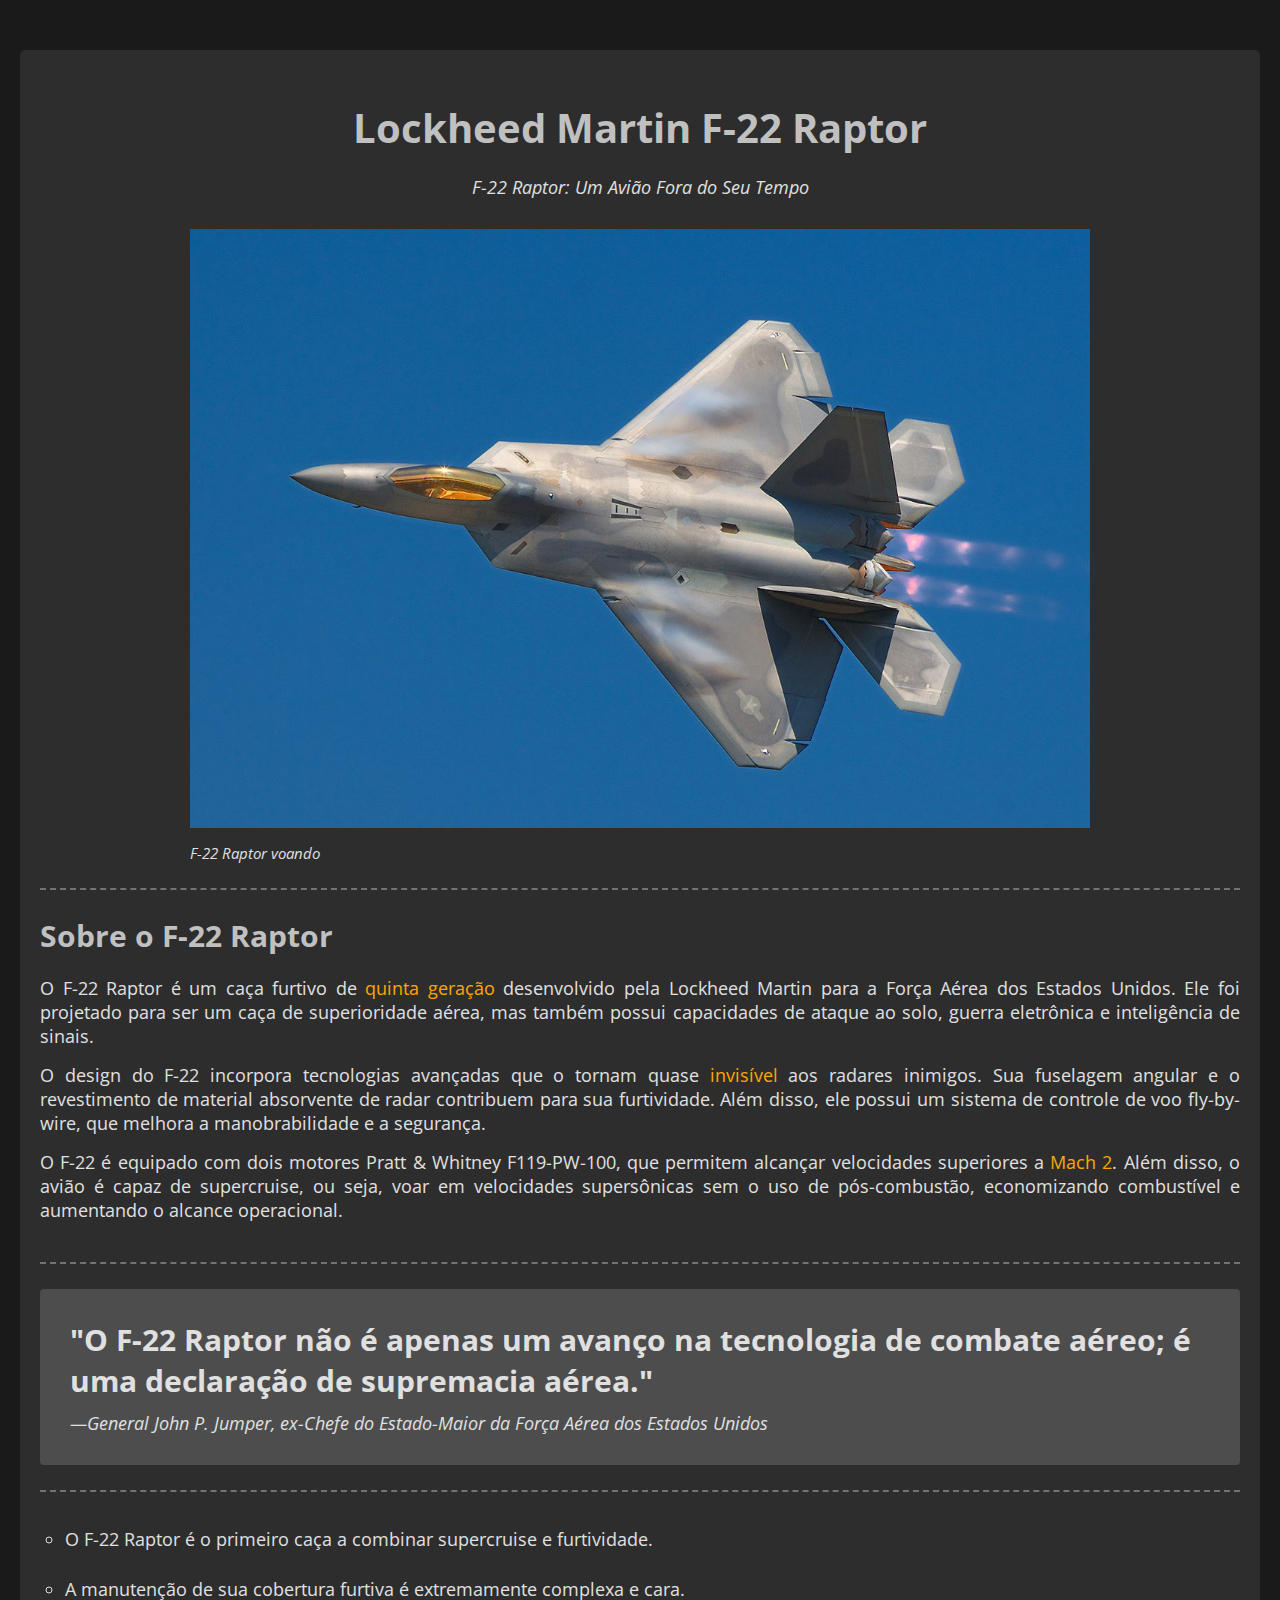
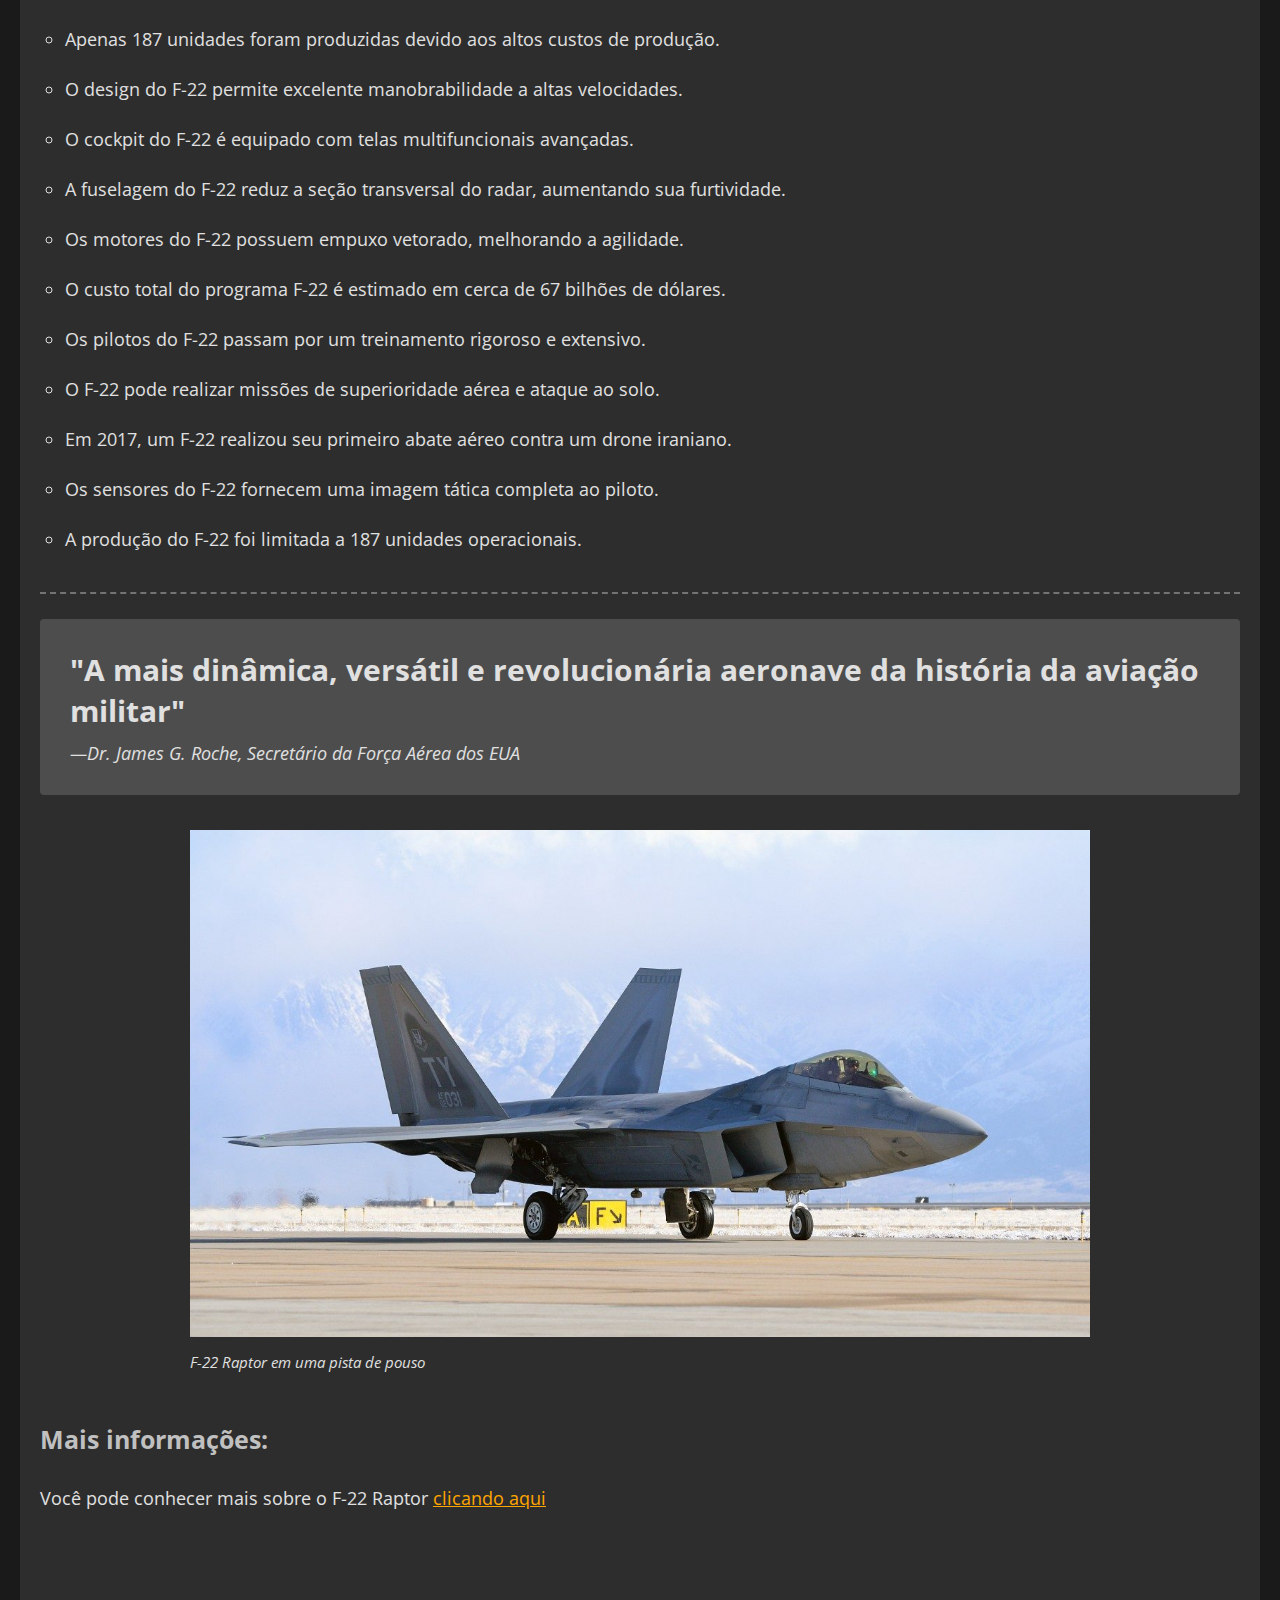
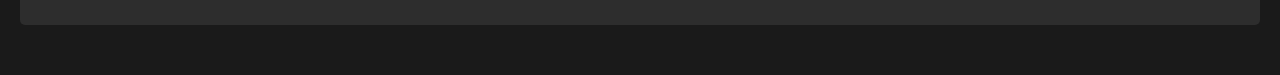
<file: Projeto_1/index.html>
<!DOCTYPE html>
<html lang="en">
  <head>
    <meta charset="UTF-8" />
    <meta name="viewport" content="width=device-width, initial-scale=1.0" />
    <title>F22 Raptor</title>
    <link rel="stylesheet" href="css/style.css" />
    <!-- Google Fonts -->
    <link rel="preconnect" href="https://fonts.googleapis.com" />
    <link rel="preconnect" href="https://fonts.gstatic.com" crossorigin />
    <link
      href="https://fonts.googleapis.com/css2?family=Open+Sans:ital,wght@0,300..800;1,300..800&display=swap"
      rel="stylesheet"
    />
  </head>
  <body>
    <div class="container">
      <!-- Cabeçalho -->
      <div class="header">
        <h1 id="main-title">Lockheed Martin F-22 Raptor</h1>
        <p class="main-paragraph">F-22 Raptor: Um Avião Fora do Seu Tempo</p>
      </div>
      <!-- Imagem principal -->
      <div class="img-container">
        <figure>
          <img src="img/f22(1).jpg" alt="Caça F22 Raptor manobrando no ar" />
          <figcaption>F-22 Raptor voando</figcaption>
        </figure>
      </div>
      <!-- Introdução -->
      <div class="section1">
        <h2 class="main-h2-title">Sobre o F-22 Raptor</h2>
        <p class="section-paragraph">
          O F-22 Raptor é um caça furtivo de
          <span class="highlight">quinta geração </span>desenvolvido pela
          Lockheed Martin para a Força Aérea dos Estados Unidos. Ele foi
          projetado para ser um caça de superioridade aérea, mas também possui
          capacidades de ataque ao solo, guerra eletrônica e inteligência de
          sinais.
        </p>
        <p class="section-paragraph">
          O design do F-22 incorpora tecnologias avançadas que o tornam quase
          <sapn class="highlight">invisível </sapn>aos radares inimigos. Sua
          fuselagem angular e o revestimento de material absorvente de radar
          contribuem para sua furtividade. Além disso, ele possui um sistema de
          controle de voo fly-by-wire, que melhora a manobrabilidade e a
          segurança.
        </p>
        <p class="section-paragraph">
          O F-22 é equipado com dois motores Pratt & Whitney F119-PW-100, que
          permitem alcançar velocidades superiores a
          <sapn class="highlight">Mach 2</sapn>. Além disso, o avião é capaz de
          supercruise, ou seja, voar em velocidades supersônicas sem o uso de
          pós-combustão, economizando combustível e aumentando o alcance
          operacional.
        </p>
      </div>
      <!-- Citação 1 -->
      <div class="quotes-container">
        <blockquote>
          "O F-22 Raptor não é apenas um avanço na tecnologia de combate aéreo;
          é uma declaração de supremacia aérea."
        </blockquote>
        <p>
          —General John P. Jumper, ex-Chefe do Estado-Maior da Força Aérea dos
          Estados Unidos
        </p>
      </div>
      <!-- Lista de curiosidades -->
      <div class="list-container">
        <ul>
          <li>
            O F-22 Raptor é o primeiro caça a combinar supercruise e
            furtividade.
          </li>
          <li>
            A manutenção de sua cobertura furtiva é extremamente complexa e
            cara.
          </li>
          <li>
            Apenas 187 unidades foram produzidas devido aos altos custos de
            produção.
          </li>
          <li>
            O design do F-22 permite excelente manobrabilidade a altas
            velocidades.
          </li>
          <li>
            O cockpit do F-22 é equipado com telas multifuncionais avançadas.
          </li>
          <li>
            A fuselagem do F-22 reduz a seção transversal do radar, aumentando
            sua furtividade.
          </li>
          <li>
            Os motores do F-22 possuem empuxo vetorado, melhorando a agilidade.
          </li>
          <li>
            O custo total do programa F-22 é estimado em cerca de 67 bilhões de
            dólares.
          </li>
          <li>
            Os pilotos do F-22 passam por um treinamento rigoroso e extensivo.
          </li>
          <li>
            O F-22 pode realizar missões de superioridade aérea e ataque ao
            solo.
          </li>
          <li>
            Em 2017, um F-22 realizou seu primeiro abate aéreo contra um drone
            iraniano.
          </li>
          <li>
            Os sensores do F-22 fornecem uma imagem tática completa ao piloto.
          </li>
          <li>A produção do F-22 foi limitada a 187 unidades operacionais.</li>
        </ul>
      </div>
      <!-- Citação 2 -->
      <div class="quotes-container">
        <blockquote>
          "A mais dinâmica, versátil e revolucionária aeronave da história da
          aviação militar"
        </blockquote>
        <p>—Dr. James G. Roche, Secretário da Força Aérea dos EUA</p>
      </div>
      <!-- Segunda Imagem -->
      <div class="img-container">
        <figure>
          <img src="img/f22(2).jpg" alt="Um caça F-22 em uma pista de pouso" />
          <figcaption>F-22 Raptor em uma pista de pouso</figcaption>
        </figure>
      </div>
      <!-- Mais informações -->
      <div class="section2">
        <h3>Mais informações:</h3>
        <p class="section-paragraph">
          Você pode conhecer mais sobre o F-22 Raptor
          <a href="https://pt.wikipedia.org/wiki/Lockheed_Martin_F-22_Raptor"
            >clicando aqui</a
          >
        </p>
      </div>
    </div>
  </body>
</html>
</file>
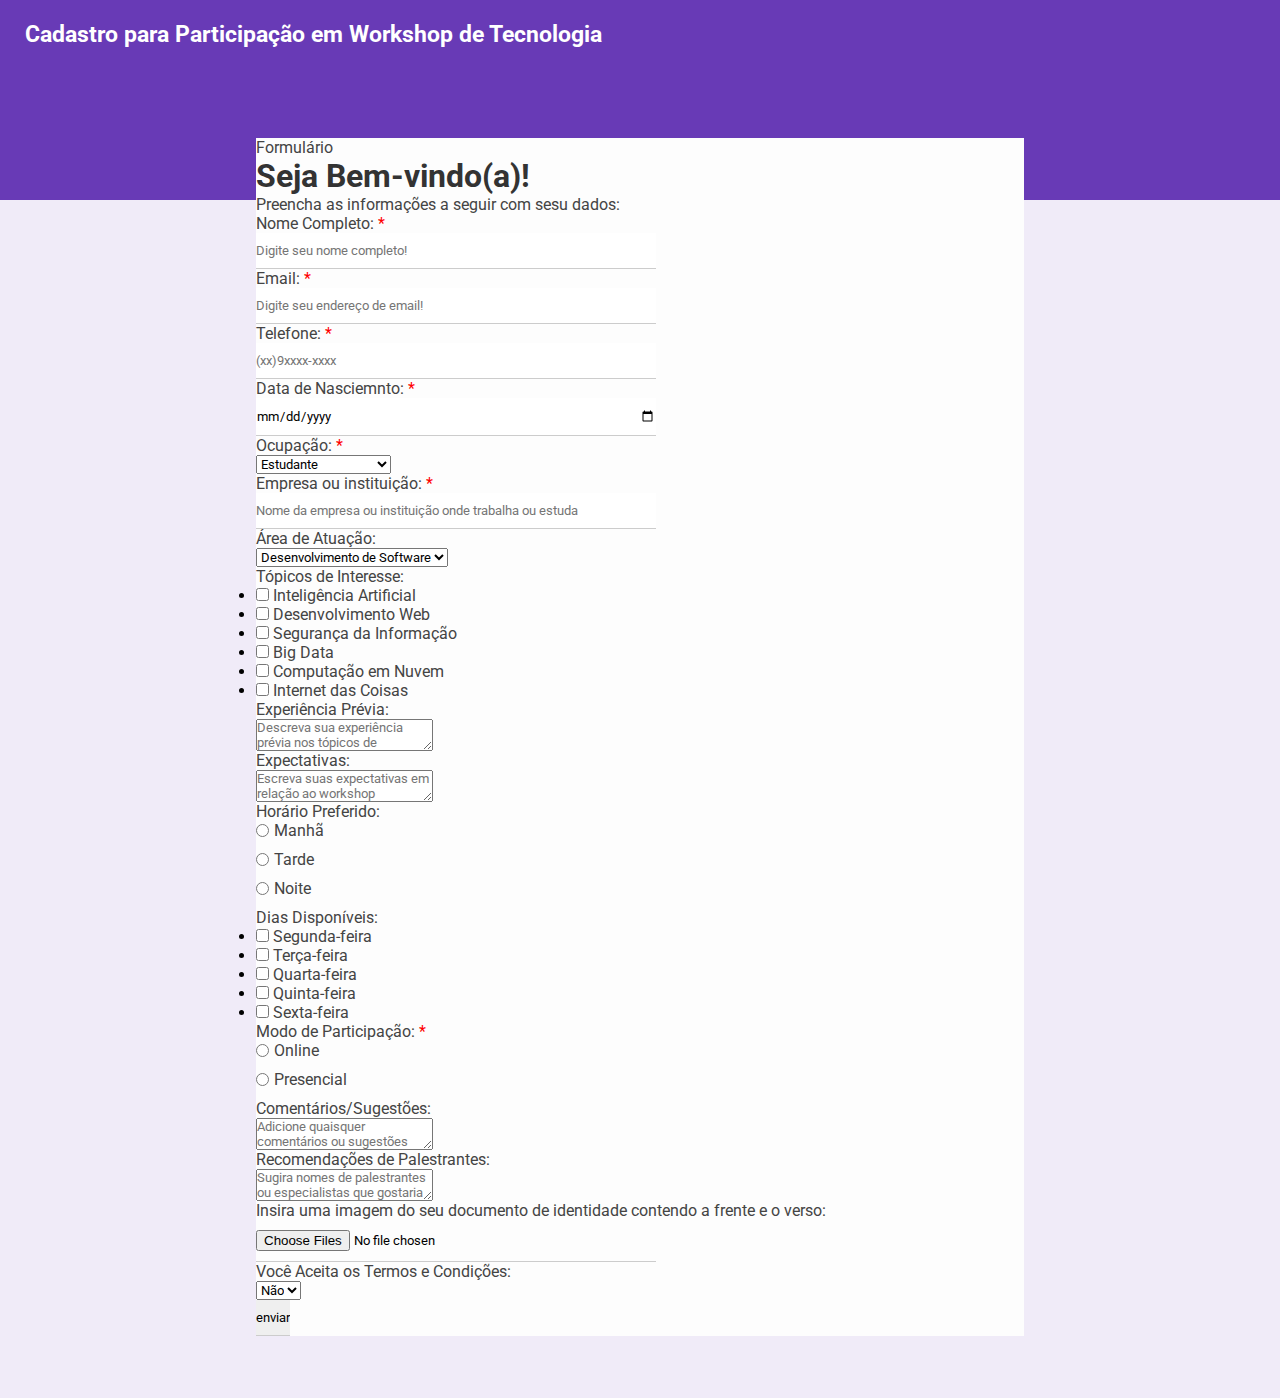
<file: Projeto_2/index.html>
<!DOCTYPE html>
<html lang="en">
  <head>
    <meta charset="UTF-8" />
    <meta name="viewport" content="width=device-width, initial-scale=1.0" />
    <!-- CSS -->
    <link rel="stylesheet" href="css/style.css" />
    <!-- Google Fonts -->
    <link rel="preconnect" href="https://fonts.googleapis.com" />
    <link rel="preconnect" href="https://fonts.gstatic.com" crossorigin />
    <link
      href="https://fonts.googleapis.com/css2?family=Roboto:ital,wght@0,100;0,300;0,400;0,500;0,700;0,900;1,100;1,300;1,400;1,500;1,700;1,900&display=swap"
      rel="stylesheet"
    />
    <title>Formulário</title>
  </head>
  <body>
    <div class="container">
      <div class="header">
        <h3 id="header-h3">
          Cadastro para Participação em Workshop de Tecnologia
        </h3>
      </div>
      <div class="form-container">
        <div class="form-header">
          <p>Formulário</p>
        </div>
        <div class="form-body">
          <h1>Seja Bem-vindo(a)!</h1>
          <p>Preencha as informações a seguir com sesu dados:</p>
          <form action="exemplo.js">
            <div class="box-input">
              <label for="nome"
                >Nome Completo: <span class="campo-obrigatorio">*</span></label
              >
              <input
                type="text"
                name="nome"
                id="nome"
                class="block"
                placeholder="Digite seu nome completo!"
                minlength="1"
                maxlength="65"
                required
              />
            </div>
            <div class="box-input">
              <label for="email"
                >Email: <span class="campo-obrigatorio">*</span></label
              >
              <input
                type="email"
                name="email"
                id="email"
                class="block"
                placeholder="Digite seu endereço de email!"
                required
              />
            </div>
            <div class="box-input">
              <label for="telefone"
                >Telefone: <span class="campo-obrigatorio">*</span></label
              >
              <input
                type="text"
                name="telefone"
                id="telefone"
                class="block"
                placeholder="(xx)9xxxx-xxxx"
                required
              />
            </div>
            <div class="box-input">
              <label for="data-nascimento"
                >Data de Nasciemnto:
                <span class="campo-obrigatorio">*</span></label
              >
              <input
                type="date"
                name="data-nascimento"
                id="data-nascimento"
                class="block"
                required
              />
            </div>
            <div class="box-input">
              <label for="ocupação"
                >Ocupação: <span class="campo-obrigatorio">*</span></label
              >
              <select name="ocupação" id="ocupação" class="block" required>
                <option value="estudante">Estudante</option>
                <option value="profissionalArea">Profissional da Área</option>
                <option value="professor">Professor</option>
                <option value="pesquisador">Pesquisador</option>
                <option value="outro(a)">Outro</option>
              </select>
            </div>
            <div class="box-input">
              <label for="empresa"
                >Empresa ou instituição:
                <span class="campo-obrigatorio">*</span></label
              >
              <input
                type="text"
                name="empresa"
                placeholder="Nome da empresa ou instituição onde trabalha ou estuda"
                class="block"
                minlength="1"
                maxlength="65"
                required
              />
            </div>
            <div class="box-input">
              <label for="atuação">Área de Atuação:</label>
              <select name="atuação" id="atuação" class="block">
                <option value="desenvolvedor">
                  Desenvolvimento de Software
                </option>
                <option value="redes">Redes e Infraestrutura</option>
                <option value="segurança">Segurança da Informação</option>
                <option value="cienciaDados">Ciência de Dados</option>
                <option value="outras">Outras</option>
              </select>
            </div>
            <p>Tópicos de Interesse:</p>
            <ul class="ul-checkbox">
              <li>
                <input
                  type="checkbox"
                  name="interesses[]"
                  id="inteligenciaArtificial"
                  value="inteligenciaArtificial"
                />
                <label for="inteligenciaArtificial"
                  >Inteligência Artificial</label
                >
              </li>
              <li>
                <input
                  type="checkbox"
                  name="interesses[]"
                  id="desenvolvimentoWeb"
                  value="desenvolvimentoWeb"
                />
                <label for="desenvolvimentoWeb">Desenvolvimento Web</label>
              </li>
              <li>
                <input
                  type="checkbox"
                  name="interesses[]"
                  id="segurançaInformacao"
                  value="segurançaInformacao"
                />
                <label for="segurançaInformacao">Segurança da Informação</label>
              </li>
            </ul>
            <ul class="ul-checkbox">
              <li>
                <input
                  type="checkbox"
                  name="interesses[]"
                  id="bigData"
                  value="bigData"
                />
                <label for="bigData">Big Data</label>
              </li>
              <li>
                <input
                  type="checkbox"
                  name="interesses[]"
                  id="computacaoNuvem"
                  value="computacaoNuvem"
                />
                <label for="computacaoNuvem">Computação em Nuvem</label>
              </li>
              <li>
                <input
                  type="checkbox"
                  name="interesses[]"
                  id="internetCoisas"
                  value="internetCoisas"
                />
                <label for="internetCoisas">Internet das Coisas</label>
              </li>
            </ul>
            <div class="box-input">
              <label for="experiencia">Experiência Prévia:</label>
              <textarea
                name="experiencia"
                id="experiencia"
                class="block"
                placeholder="Descreva sua experiência prévia nos tópicos de interesse"
              ></textarea>
            </div>
            <div class="box-input">
              <label for="expectativas">Expectativas:</label>
              <textarea
                name="expectativas"
                id="expectativas"
                class="block"
                placeholder="Escreva suas expectativas em relação ao workshop"
              ></textarea>
            </div>
            <div class="box-input">
              <label for="horario">Horário Preferido:</label>
              <div class="radio">
                <input type="radio" name="horario" id="manha" value="manha" />
                <label for="manha">Manhã</label>
              </div>
              <div class="radio">
                <input type="radio" name="horario" id="tarde" value="tarde" />
                <label for="manha">Tarde</label>
              </div>
              <div class="radio">
                <input type="radio" name="horario" id="noite" value="noite" />
                <label for="manha">Noite</label>
              </div>
            </div>
            <p>Dias Disponíveis:</p>
            <ul class="ul-checkbox">
              <li>
                <input type="checkbox" name="segunda" value="segunda" />
                <label for="segunda">Segunda-feira</label>
              </li>
              <li>
                <input type="checkbox" name="terça" value="terça" />
                <label for="terça">Terça-feira</label>
              </li>
              <li>
                <input type="checkbox" name="quarta" value="quarta" />
                <label for="quarta">Quarta-feira</label>
              </li>
            </ul>
            <ul class="ul-checkbox">
              <li>
                <input type="checkbox" name="quinta" value="quinta" />
                <label for="quinta">Quinta-feira</label>
              </li>
              <li>
                <input type="checkbox" name="sexta" value="sexta" />
                <label for="sexta">Sexta-feira</label>
              </li>
            </ul>
            <div class="box-input">
              <label for="modo"
                >Modo de Participação:
                <span class="campo-obrigatorio">*</span></label
              >
              <div class="radio">
                <input type="radio" name="online" id="online" value="online" />
                <label for="online">Online</label>
              </div>
              <div class="radio">
                <input
                  type="radio"
                  name="presencial"
                  id="presencial"
                  value="presencial"
                />
                <label for="presencial">Presencial</label>
              </div>
            </div>
            <div class="box-input">
              <label for="comentarios">Comentários/Sugestões:</label>
              <textarea
                name="comentarios"
                id="comentarios"
                class="block"
                placeholder="Adicione quaisquer comentários ou sugestões"
              ></textarea>
            </div>
            <div class="box-input">
              <label for="recomendacoes">Recomendações de Palestrantes:</label>
              <textarea
                name="recomendacoes"
                id="recomendacoes"
                class="block"
                placeholder="Sugira nomes de palestrantes ou especialistas que gostaria de ver no workshop"
              ></textarea>
            </div>
            <div class="box-input">
              <label for="arquivo"
                >Insira uma imagem do seu documento de identidade contendo a
                frente e o verso:</label
              >
              <input
                type="file"
                accept="image/jpg, image/png"
                name="identidade"
                id="identidade"
                class="block"
                multiple
              />
            </div>
            <div class="box-input">
              <label for="contrato">Você Aceita os Termos e Condições:</label>
              <select name="contrato" id="contrato" class="block">
                <option value="sim">Sim</option>
                <option value="nao" selected>Não</option>
              </select>
            </div>
            <div class="box-input">
              <input type="submit" value="enviar" class="block" id="enviar" />
            </div>
          </form>
        </div>
      </div>
    </div>
  </body>
</html>
</file>
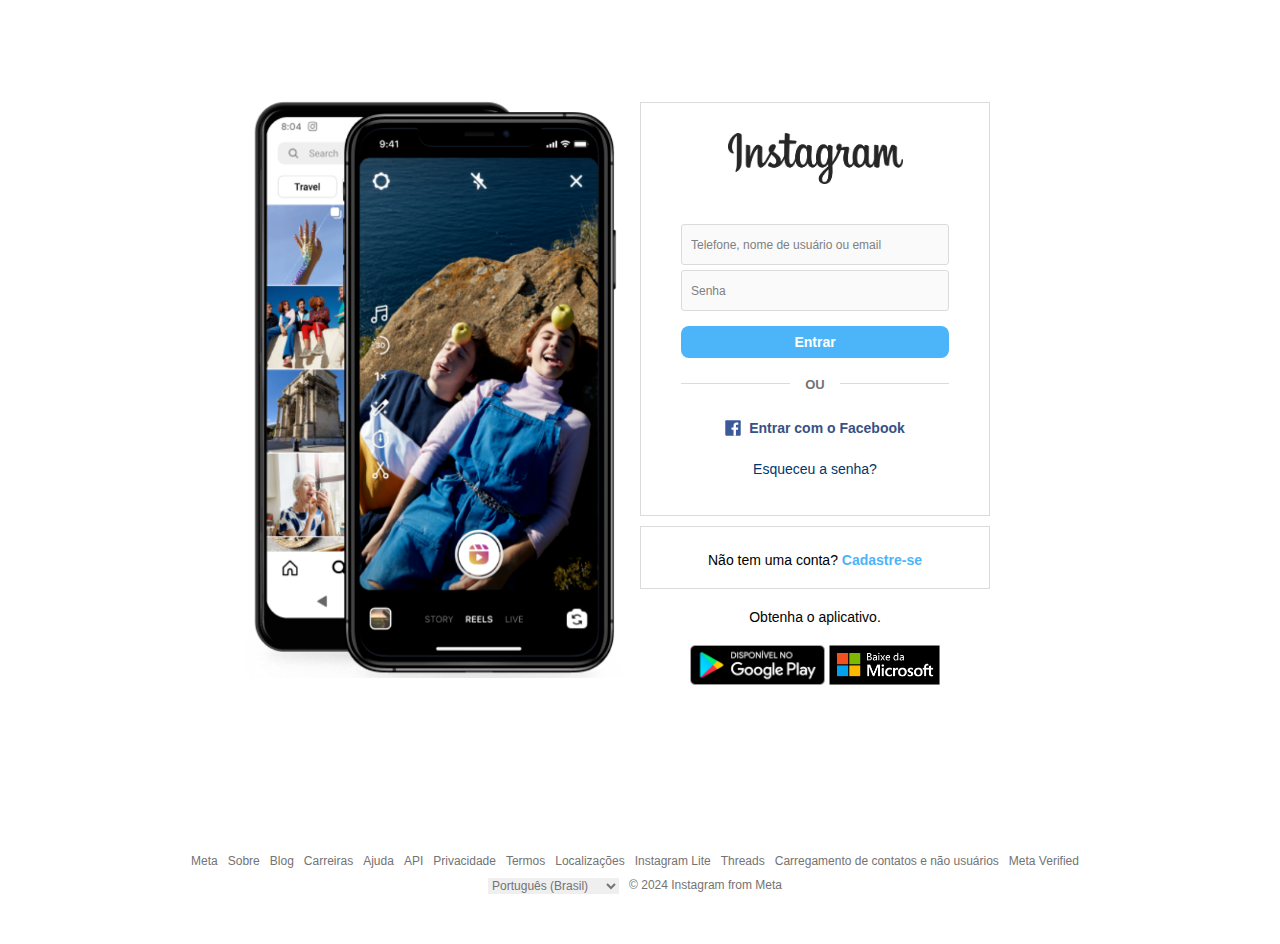
<file: Projeto_4/index.html>
<!DOCTYPE html>
<html lang="en">
<head>
    <meta charset="UTF-8">
    <meta name="viewport" content="width=device-width, initial-scale=1.0">
    <title>Instagram</title>
    <!-- CSS -->
    <link rel="stylesheet" href="css/style.css">
    <!-- Icon -->
    <link rel="shortcut icon" href="img/favicon.png" type="image/x-icon">
</head>
<body>
    <main>
        <div id="main-container">
            <div id="banner-container">
                <img src="img/banner2.png" alt="Imagem de um celular com Instagram aberto">
            </div>
            <div id="form-container">
                <div id="form-box">
                    <img id="logo-insta" src="img/logo_instagram.png" alt="Logo do Instagram">
                    <form action="" id="login-form">
                        <input type="text" name="username" placeholder="Telefone, nome de usuário ou email">
                        <input type="password" name="password" placeholder="Senha">
                        <input type="submit" value="Entrar">
                    </form>
                    <div class="separator">
                        <div class="line"></div>
                        <span>Ou</span>
                    </div>
                    <div id="other-links">
                        <div id="facebook-login">
                            <a href="#">
                                <img src="img/logo_facebook.svg" alt="Logo do Facebook">
                                <span>Entrar com o Facebook</span>
                            </a>
                        </div>
                        <div id="forgot-password"> 
                            <a href="#">Esqueceu a senha?</a>
                        </div>
                    </div>
                </div>
                <div id="register-container">
                    <p>Não tem uma conta? <a href="#">Cadastre-se</a></p>
                </div>
                <div id="get-app-container">
                    <p>Obtenha o aplicativo.</p>
                    <a href="#">
                        <img id="google-btn" src="img/google_play_btn.png" alt="Ícone da Google Play">
                    </a>
                    <a href="#">
                        <img id="microsoft-btn" src="img/microsoft_btn.png" alt="Ícone da Microsoft">
                    </a>
                </div>
            </div>
        </div>
    </main>
    <footer>
        <nav>
            <ul id="footer-links">
                <li><a href="#">Meta</a></li>
                <li><a href="#">Sobre</a></li>
                <li><a href="#">Blog</a></li>
                <li><a href="#">Carreiras</a></li>
                <li><a href="#">Ajuda</a></li>
                <li><a href="#">API</a></li>
                <li><a href="#">Privacidade</a></li>
                <li><a href="#">Termos</a></li>
                <li><a href="#">Localizações</a></li>
                <li><a href="#">Instagram Lite</a></li>
                <li><a href="#">Threads</a></li>
                <li><a href="#">Carregamento de contatos e não usuários</a></li>
                <li><a href="#">Meta Verified</a></li>
            </ul>
        </nav>
        <div id="language-copyright">
            <select name="language" id="select-language" >
                <option value="ar">العربية</option>
                <option value="cs">Čeština</option>
                <option value="af">Afrikaans</option>
                <option value="da">Dansk</option>
                <option value="de">Deutsch</option>
                <option value="el">Ελληνικά</option>
                <option value="en">English</option>
                <option value="en-gb">English (UK)</option>
                <option value="es">Español (España)</option>
                <option value="es-la">Español</option>
                <option value="fa">فارسی</option>
                <option value="fi">Suomi</option>
                <option value="fr">Français</option>
                <option value="he">עברית</option>
                <option value="id">Bahasa Indonesia</option>
                <option value="it">Italiano</option>
                <option value="ja">日本語</option>
                <option value="ko">한국어</option>
                <option value="ms">Bahasa Melayu</option>
                <option value="nb">Norsk</option>
                <option value="nl">Nederlands</option>
                <option value="pl">Polski</option>
                <option value="pt-br" selected>Português (Brasil)</option>
                <option value="pt">Português (Portugal)</option>
                <option value="ru">Русский</option>
                <option value="sv">Svenska</option>
                <option value="th">ภาษาไทย</option>
                <option value="tl">Filipino</option>
                <option value="tr">Türkçe</option>
                <option value="zh-cn">中文(简体)</option>
                <option value="zh-tw">中文(台灣)</option>
                <option value="bn">বাংলা</option>
                <option value="gu">ગુજરાતી</option>
                <option value="hi">हिन्दी</option>
                <option value="hr">Hrvatski</option>
                <option value="hu">Magyar</option>
                <option value="kn">ಕನ್ನಡ</option>
                <option value="ml">മലയാളം</option>
                <option value="mr">मराठी</option>
                <option value="ne">नेपाली</option>
                <option value="pa">ਪੰਜਾਬੀ</option>
                <option value="si">සිංහල</option>
                <option value="sk">Slovenčina</option>
                <option value="ta">தமிழ்</option>
                <option value="te">తెలుగు</option>
                <option value="ur">اردو</option>
                <option value="vi">Tiếng Việt</option>
                <option value="zh-hk">中文(香港)</option>
                <option value="bg">Български</option>
                <option value="fr-ca">Français (Canada)</option>
                <option value="ro">Română</option>
                <option value="sr">Српски</option>
                <option value="uk">Українська</option>
            </select>
            <p id="copyright">&copy; 2024 Instagram from Meta</p>
        </div>
    </footer>
    
</body>
</html>
</file>
<file: Projeto_1/css/style.css>
/*Reset*/
* {
  padding: 0;
  margin: 0;
  font-family: "Open Sans", sans-serif;
}

/* Variables */
:root {
  --bc-color: #1a1a1a;
  --bc-container-color: #2d2d2d;
  --quote-bc-color: #4d4d4d;
  --title-color: #c0c0c0;
  --paragraph-color: #e0e0e0;
  --border-color: #737373;
  --highlight-color: #ffa500;
}

/* Generals */
body {
  background-color: var(--bc-color);
}

.container {
  max-width: 1200px;
  background-color: var(--bc-container-color);
  position: relative;
  margin: 50px auto;
  padding: 50px 20px;
  border-radius: 5px;
}

.highlight {
  color: var(--highlight-color);
}

/* Header */
.header {
  text-align: center;
}

#main-title {
  color: var(--title-color);
  font-size: 40px;
  font-weight: 700;
  margin-bottom: 20px;
}

.main-paragraph {
  color: var(--paragraph-color);
  font-size: 18px;
  margin-bottom: 20px;
  font-style: italic;
}

/* Images */
.img-container,
img {
  max-width: 900px;
  height: auto;
  position: relative;
  margin: 10px auto;
}

figcaption {
  color: var(--paragraph-color);
  font-size: 15px;
  font-style: italic;
  text-align: left;
}

/* Section 1*/
.section1 {
  border-top: dashed 2px var(--border-color);
  border-bottom: dashed 2px var(--border-color);
  padding: 25px 0;
  margin: 25px 0;
}

.main-h2-title {
  color: var(--title-color);
  font-size: 30px;
  font-weight: 700;
  margin-bottom: 20px;
  text-align: left;
}

.section-paragraph {
  color: var(--paragraph-color);
  font-size: 18px;
  text-align: justify;
  margin-bottom: 15px;
}

/* Quotes */
.quotes-container {
  background-color: var(--quote-bc-color);
  padding: 30px;
  margin: 25px 0;
  border-radius: 4px;
}

.quotes-container blockquote {
  color: var(--paragraph-color);
  font-weight: bold;
  font-size: 30px;
}

.quotes-container p {
  color: var(--paragraph-color);
  font-style: italic;
  font-size: 18px;
  text-align: left;
  padding-top: 10px;
}

/* List */
.list-container {
  padding: 25px 0;
  margin: 25px 0;
  border-top: dashed 2px var(--border-color);
  border-bottom: dashed 2px var(--border-color);
}

.list-container ul {
  margin-left: 25px;
}

.list-container li {
  list-style: circle;
  padding: 10px 0;
  color: var(--paragraph-color);
  font-size: 18px;
  height: 30px;
}

/* Section 2*/

.section2 {
  padding: 25px 0;
  margin: 25px 0;
}

.section2 p {
  color: var(--paragraph-color);
  font-size: 18px;
  text-align: left;
  padding-top: 10px;
}

.section2 h3 {
  color: var(--title-color);
  font-size: 25px;
  font-weight: 700;
  margin-bottom: 20px;
  text-align: left;
}

.section2 a {
  color: var(--highlight-color);
}
</file>
<file: Projeto_2/css/style.css>
/* Reset */
* {
  font-family: "Roboto", sans-serif;
  padding: 0;
  margin: 0;
}

/* Variables */
:root {
  --body-bc: #f0ebf8;
  --header-bc: #683ab6;
  --form-container-bc: #fdfdfd;
  --header-color: #fff;
  --form-header-color: #b3a0e5;
  --titles-color: #333;
  --p-label-color: #444;
}

/* Generals */

body {
  background-color: var(--body-bc);
}

.campo-obrigatorio {
  color: red;
}

h1,
h2,
h3,
h4,
h5,
h6 {
  color: var(--titles-color);
}

p,
label {
  color: var(--p-label-color);
}

input {
  border: none;
  border-bottom: 1px solid #ccc;
  padding: 10px 0;
}

input[type="text"],
input[type="email"],
input[type="date"],
input[type="file"] {
  width: 400px;
}

/* Header */

.header {
  background-color: var(--header-bc);
  color: var(--header-color);
  padding: 20px 25px;
  font-weight: 700;
  font-size: 20px;
  height: 160px;
}

#header-h3 {
  color: #fff;
  margin-top: 0;
}

/* Form-container */

.form-container {
  width: 60%;
  margin: 0px auto;
  background-color: var(--form-container-bc);
  position: relative;
  top: -62px;
}

.block {
  display: block;
}

.radio-div {
  display: flex;
  justify-content: space-between;
}

.radioColumn {
  display: block;
  margin: 10px;
  flex: 1;
}

.radio {
  margin-bottom: 10px;
  display: flex;
  align-items: center;
}

.radio label {
  margin-left: 5px;
}

.checkbox-container {
  display: flex;
  flex-direction: row;
}

.checkbox {
  margin-right: 20px;
}

.checkbox label {
  margin-left: 3px;
}
</file>
<file: Projeto_4/css/style.css>
/* Reset */

* {
    padding: 0;
    margin: 0;
    box-sizing: border-box;
    font-family: 'Segoe UI', Helvetica, Arial, sans-serif;  
}

/* Variables */

:root {
    --container-border-color:#dbdbdb;
    --input-background-color:#fafafa;
    --input-text-color:#808080;
    --input-submit:#4cb5f9;
    --facebook-color:#385185;
    --footer-text-color:#737373;
    --black:#000;
    --white:#fff;
    --forgot-password-color:#00376b;
}

/* Body */

body {
    background-color: var(--body-bc);
}

/* Containers */

#main-container {
    display: flex;
    margin-top: 72px;
}

#banner-container, 
#form-container {
    flex: 1 1 0;
    width: 50%;
}

#banner-container {
    text-align: right;
}

#banner-container img {
    width: 100%;
    margin-right: 15px;
    margin-top: 25px;
    max-width: 380px;
    height: 581px;
}

#form-container {
    text-align: center;
}

/* Login Form */

#form-box {
    width: 350px;
    height: 414px;
    margin-top: 30px;
    border: 1px solid var(--container-border-color);
    background-color: var(--white);
}

#logo-insta {
    width: 175px;
    height: 51px;
    margin: 30px auto 12px;
}

#login-form{
    margin-top: 24px;
}

#login-form input{
    display: block;
    border-radius: 3px;
    border: 1px solid var(--container-border-color);
    background-color: var(--input-background-color);
    padding: 12px 9px;
    width: 268px;
    margin: 5px auto;
}

input::placeholder {
    color: var(--input-text-color);
    font-size: 12px;
}

#login-form input[type="submit"] {
    border: none;
    border-radius: 8px;
    background-color: var(--input-submit);
    color: var(--white);
    margin-top: 15px;
    font-size: 14px;
    font-weight: bold;
    height: 32px;
    padding: 0;
}

/* Separator */

.separator {
    position: relative;
}

.line {
    border-top: 1px solid var(--container-border-color);
    width: 268px;
    margin: 25px auto 35px;
}

.separator span{
    font-size: 13px;
    font-weight: 600;
    position: absolute;
    text-transform: uppercase;
    color: var(--footer-text-color);
    background-color: var(--white);
    width: 50px;
    top: -6px;
    margin-left: -25px;
}

/* Facebook Login */

#facebook-login {
    margin-bottom: 25px;
}

#facebook-login a {
    text-decoration: none;
    color: var(--facebook-color);
    display: flex;
    align-items: center;
    justify-content: center;
}

#facebook-login img {
    width: 16px;
    height: 16px;
    margin-right: 8px;
}

#facebook-login span {
    font-weight: 600;
    font-size: 14px;
    margin-top: 1px;
}

/* Forgot Password */

#forgot-password {
    margin-bottom: 20px;
    font-size: 14px;
}

#forgot-password a {
    font-weight: 400;
    color: var(--forgot-password-color);
    text-decoration: none;
}

/* Register container */

#register-container {
    background-color: var(--white);
    border: 1px solid var(--container-border-color);
    width: 350px;
    margin-top: 10px;
    padding: 25px;
    height: 63px;
}

#register-container p {
    font-size: 14px;
    font-weight: 400;
    color: var(--black);
}

#register-container a {
    font-size: 14px;
    font-weight: 600;
    text-decoration: none;
    color: var(--input-submit);
}

/* Get app */

#get-app-container {
    width: 350px;
    height: 95px;
    text-align: center;
}

#get-app-container p {
    margin: 20px 0;
    font-size: 14px;
    font-weight: 400;
    color: var(--black);
}

#get-app-container img {
    height: 40px;
}

#get-app-container img #google-btn {
    width: 134px;
}

#get-app-container img #microsoft-btn {
    width: 111px;
}

#get-app-container a {
    text-decoration: none;
}

/* Footer */

footer {
    text-align: left;
    margin-top: 150px;
    margin-bottom: 50px;
    margin-left: auto;
    margin-right: auto;
    display: flex;
    flex-direction: column;
    justify-content: center;
    align-items: center;
    font-size: 12px;
}

#footer-links {
    display: flex;
    list-style: none;
}

#footer-links li {
    margin-right: 10px;
}

#footer-links a:hover {
   text-decoration: underline;
   text-decoration-color: var(--footer-text-color);
}

#footer-links a, #copyright {
    text-decoration: none;
    color: var(--footer-text-color);
}

#select-language {
    font-size: 12px;
    color: var(--footer-text-color);
    border: none;
    outline: none;
    width: auto;
    min-width: 38px;
    max-width: 135px;
    cursor: pointer;
}

#copyright, #select-language {
    margin-right: 10px;
}

#language-copyright {
    display: flex;
    margin-top: 10px;
}

/* Tablet */

@media (max-width: 900px) {

    #banner-container{
        display: none;
    }

    #form-container {
        margin: 0 auto;
        display: flex;
        flex-direction: column;
        align-items: center;
    }

    #footer-links {
        flex-wrap: wrap;
        justify-content: center;
    }
}

/* Smartphone */

@media (max-width: 576px){
    #banner-container{
        display: none;
    }

    #main-container{
        margin-top: 0;
    }

    #footer-links{
        flex-wrap: wrap;
        justify-content: center;
        margin-bottom: 10px;
    }

    #form-container, #form-box, #register-container, #get-app-container{
        border: none;
        width: 100%;
    }
}
</file>
